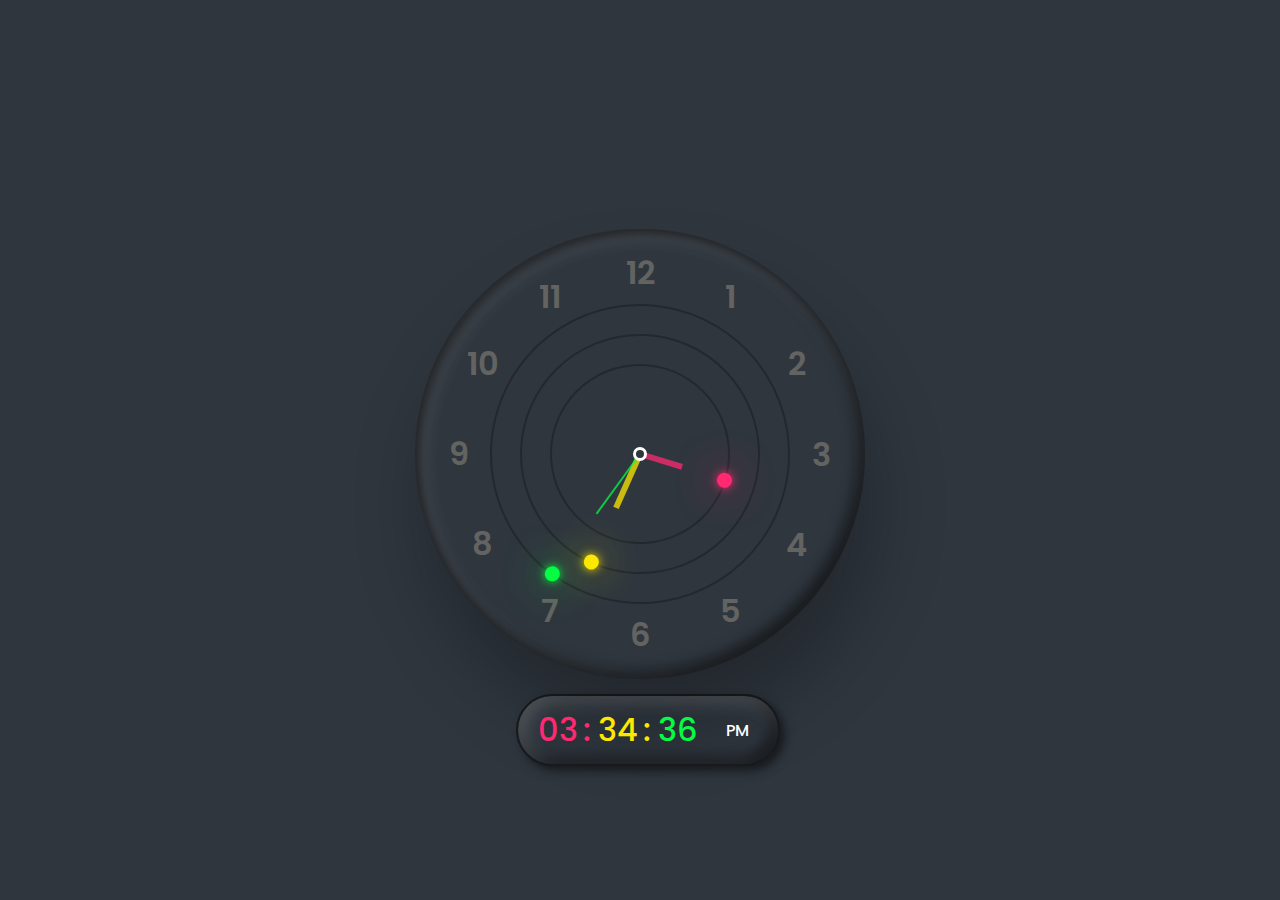
<file: index.html>
<!DOCTYPE html>
<html lang="en">
	<head>
		<meta charset="UTF-8">
		<meta name="viewport" content="width=device-width, initial-scale=1.0">
		<title>Analog Clock</title>
		<link rel="stylesheet" href="style.css">
	</head>
			<body>
			
					<div class ="container">

						<!--Analog Clock-->
						<div class ="clock">

							  <div class="circle" id="sc" style="--clr:#04fc43;"><i></i></div>
							  <div class="circle circle2" id="mn" style="--clr:#fee800;"><i></i></div>
							  <div class="circle circle3" id="hr" style="--clr:#ff2972;"><i></i></div>

							  <span style = "--i:1;"><b>1</b></span>
							  <span style = "--i:2;"><b>2</b></span>
							  <span style = "--i:3;"><b>3</b></span>
							  <span style = "--i:4;"><b>4</b></span>
							  <span style = "--i:5;"><b>5</b></span>
							  <span style = "--i:6;"><b>6</b></span>
							  <span style = "--i:7;"><b>7</b></span>
							  <span style = "--i:8;"><b>8</b></span>
							  <span style = "--i:9;"><b>9</b></span>
							  <span style = "--i:10;"><b>10</b></span>
							  <span style = "--i:11;"><b>11</b></span>
							  <span style = "--i:12;"><b>12</b></span>

						</div>

						<!--digital clock-->
						<div  id = "time">

							  <div id = "hours" style="--clr:#ff2972;">00</div>
							  <div id = "minutes" style="--clr:#fee800;">00</div>
							  <div id = "seconds" style="--clr:#04fc43;">00</div>
							  <div id = "ampm">AM</div>

						</div>

					</div>
						  <script src="script.js"></script>
			</body>
</html>
</file>
<file: style.css>
@import url('https://fonts.googleapis.com/css?family=Poppins:200,300,400,500,600,700,800,900&display=swap');

*{
  margin: 0;
  padding: 0;
  box-sizing: border-box;
  font-family: 'Poppins', sans-serif;
 }

body {
  display: flex;
  justify-content: center;
  align-items: center;
  min-height: 100vh;
  background: #2f363e;
}
/*Analog Clock Style */
.container {
  position: relative;
  background: #2f363e;
  border-radius: 20px;
  display: flex;
  justify-content: center;
  align-items: center;
  flex-direction: column;

}

.clock {
  position: relative;
  width: 450px;
  height: 450px;
  background: #2f363e;
  border-radius: 50%;
  box-shadow: 10px 50px 70px rgba(0, 0, 0, 0.25),
    inset 5px 5px 10px rgba(0, 0, 0, 0.5),
    inset 5px 5px 20px rgba(255, 255, 255, 0.2),
    inset -5px -5px 15px rgba(0, 0, 0, 0.75);
  display: flex;
  justify-content: center;
  align-items: center;
}

.clock::before {
  content: '';
  position: absolute;
  width: 8px;
  height: 8px;
  background: #2f363e;
  border: 3px solid #fff;
  border-radius: 50%;
  z-index: 100000;
}

.clock span {
  position: absolute;
  inset: 20px;
  color: blanchedalmond;
  text-align: center;
  transform: rotate(calc(30deg * var(--i)));
  /*360 / 12 = 30deg */
}

.clock span b {
  font-size: 2em;
  opacity: 0.25;
  font-weight: 600;
  display: inline-block;
  transform: rotate(calc(-30deg * var(--i)));
}

.circle {
  position: absolute;
  width: 300px;
  height: 300px;
  border: 2px solid rgba(0, 0, 0, 0.25);
  border-radius: 50%;
  display: flex;
  justify-content: center;
  align-items: flex-start;
  z-index: 10;
}

.circle i {
  position: absolute;
  width: 6px;
  height: 50%;
  background: var(--clr);
  opacity: 0.75;
  transform-origin: bottom;
  transform: scaleY(0.5);
}

.circle:nth-child(1) i {
  width: 2px;
}

.circle:nth-child(2) i {
  width: 6px;
}

.circle2 {
  width: 240px;
  height: 240px;
  z-index: 9;
}

.circle3 {
  width: 180px;
  height: 180px;
  z-index: 8;
}

.circle::before {
  content: '';
  position: absolute;
  top: -8.5px;
  width: 15px;
  height: 15px;
  border-radius: 50%;
  background: var(--clr);
  box-shadow: 0 0 10px var(--clr),
    0 0 40px var(--clr);
}

/* digital clock style */

#time {
  margin-bottom: -80px;
  display: flex;
  transform: translateY(15px);
  padding: 10px 10px;
  font-size: 2em;
  font-weight: 600;
  border: 2px solid rgba(0, 0, 0, 0.5);
  border-radius: 40px;
  box-shadow: 5px 5px 10px rgba(0, 0, 0, 0.5),
    inset 5px 5px 20px rgba(255, 255, 255, 0.2),
    inset -5px -5px 15px rgba(0, 0, 0, 0.75);
  margin-left: 15px;
}

#time div {
  position: relative;
  width: 60px;
  text-align: center;
  font-weight: 500;
  color: var(--clr);
}

#time div:nth-child(1)::after,
#time div:nth-child(2)::after {
  content: ':';
  position: absolute;
  right: -4px;
}

#time div:last-child {
  font-size: 0.5em;
  display: flex;
  justify-content: center;
  align-items: center;
  color: #fff;
}

#time div:nth-child(2)::after {
  animation: animate 1s steps(1) infinite;
}

@keyframes animate {
  0% {
    opacity: 1;
  }

  50% {
    opacity: 0;
  }
}

/* Make Responsive */

@media screen and (max-width: 768px) {
  .container {
    border-radius: 10px;
  }

  .clock {
    width: 300px;
    height: 300px;
  }

  .clock span {
    inset: 15px;
  }

  .clock span b {
    font-size: 1.5em;
  }

  .circle {
    width: 200px;
    height: 200px;
  }

  .circle i {
    height: 40%;
  }

  .circle:nth-child(1) i {
    width: 1px;
  }

  .circle:nth-child(2) i {
    width: 3px;
  }

  .circle2 {
    width: 150px;
    height: 150px;
  }

  .circle3 {
    width: 100px;
    height: 100px;
  }

  .circle::before {
    top: -6.5px;
    width: 10px;
    height: 10px;
  }
}

@media screen and (max-width: 480px) {
  .container {
    border-radius: 0;
  }

  .clock {
    width: 200px;
    height: 200px;
  }

  .clock span {
    inset: 10px;
  }

  .clock span b {
    font-size: 1em;
  }

  .circle {
    width: 120px;
    height: 120px;
  }

  .circle i {
    height: 30%;
  }

  .circle:nth-child(1) i {
    width: 1px;
  }

  .circle:nth-child(2) i {
    width: 2px;
  }

  .circle2 {
    width: 80px;
    height: 80px;
  }

  .circle3 {
    width: 60px;
    height: 60px;
  }

  .circle::before {
    top: -4.5px;
    width: 8px;
    height: 8px;
  }
}

@media screen and (max-width: 768px) {
  #time {
    font-size: 1.5em;
    padding: 5px 5px;
    margin-left: 10px;
  }

  #time div {
    width: 50px;
  }

  #time div:last-child {
    font-size: 0.4em;
  }
}

@media screen and (max-width: 480px) {
  #time {
    font-size: 1em;
    padding: 2px 2px;
    margin-left: 5px;
  }

  #time div {
    width: 40px;
  }

  #time div:last-child {
    font-size: 0.3em;
  }
}
</file>
